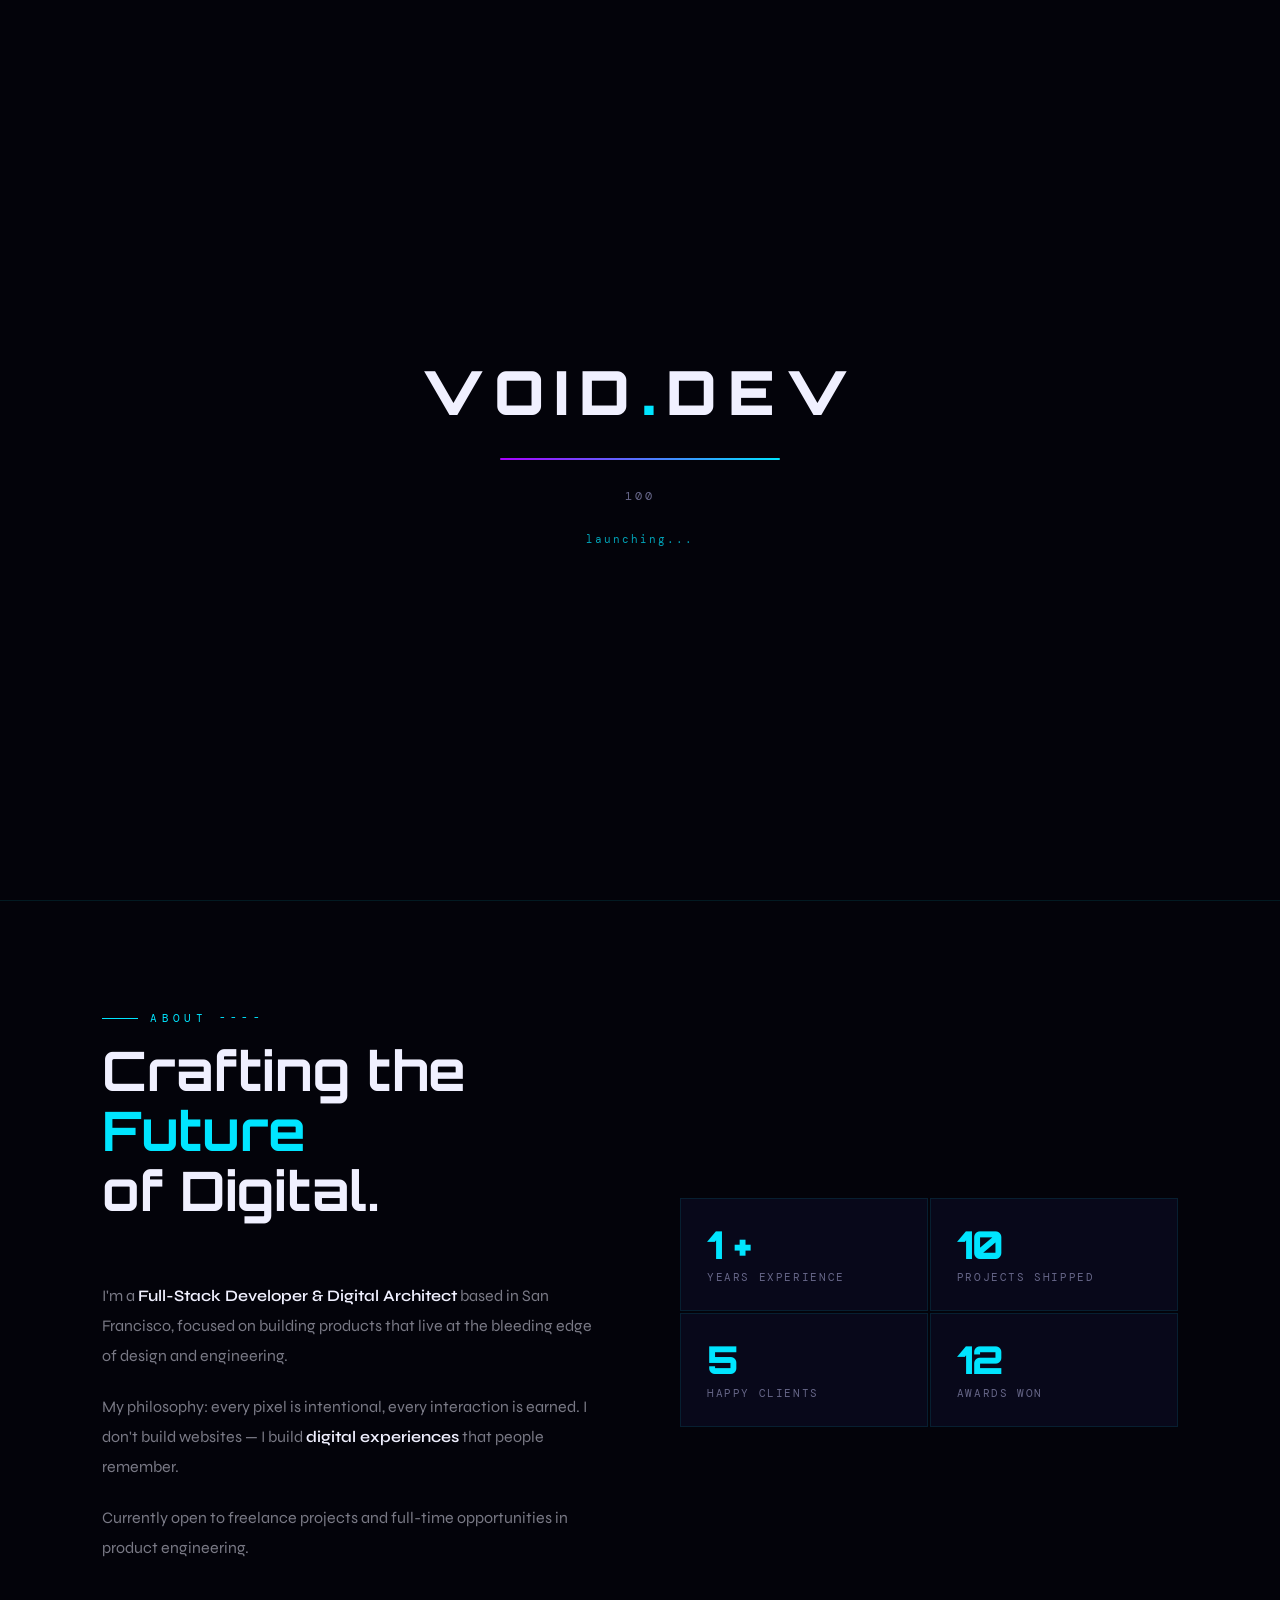
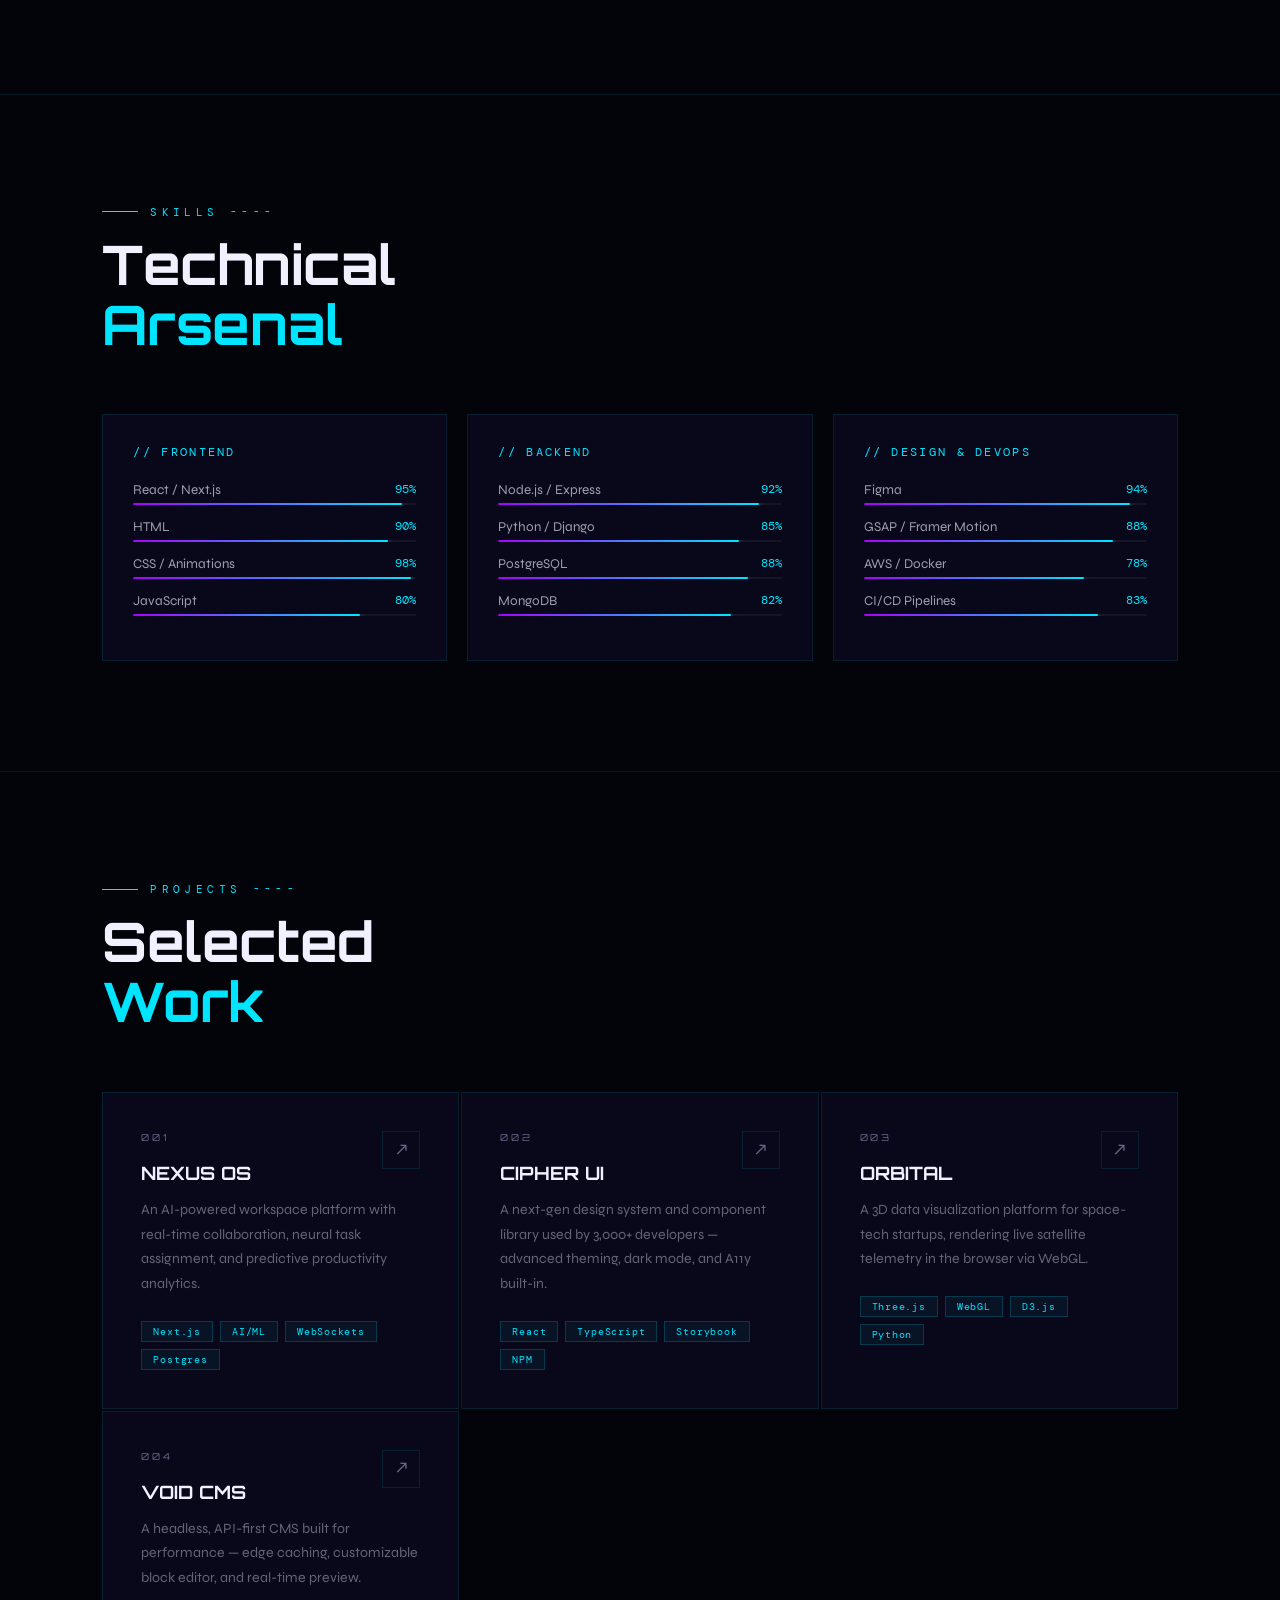
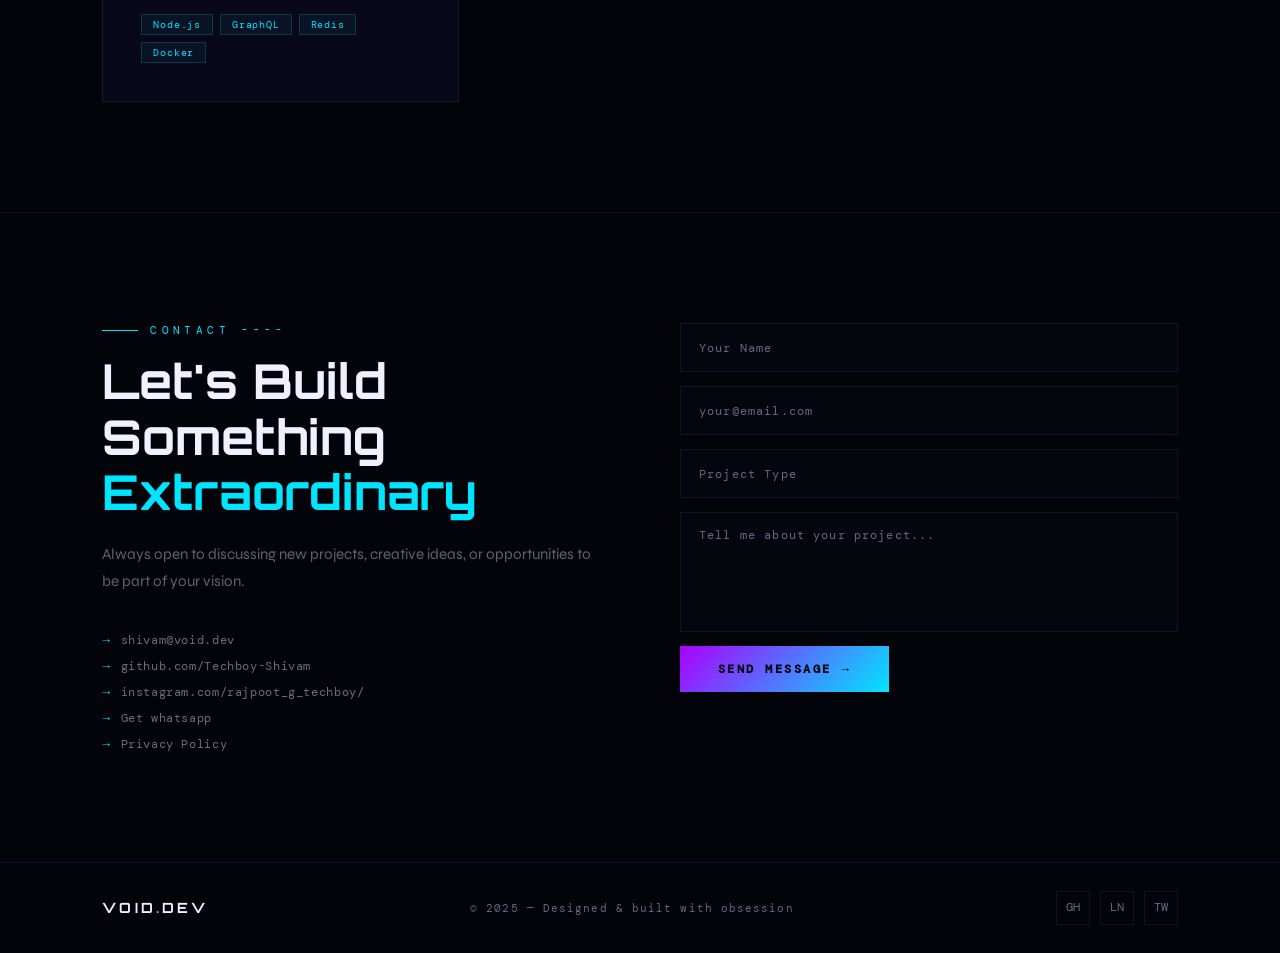
<file: index.html>
<!DOCTYPE html>
<html lang="en">
<head>
  <meta charset="UTF-8" />
  <meta name="viewport" content="width=device-width, initial-scale=1.0" />
  <title>VOID.DEV — Full Stack Developer</title>
  <link href="https://fonts.googleapis.com/css2?family=Orbitron:wght@400;600;700;900&family=Syne:wght@300;400;500;600;700&family=DM+Mono:ital,wght@0,300;0,400;1,300&display=swap" rel="stylesheet">
  <link
    href="https://fonts.googleapis.com/css2?family=Orbitron:wght@400;600;700;900&family=Syne:wght@300;400;500;600;700&family=DM+Mono:ital,wght@0,300;0,400;1,300&display=swap"
    rel="stylesheet"
  />

  <!-- Stylesheet -->
  <link rel="stylesheet" href="styles.css" />
</head>
<body>

  <div class="noise"></div>
  <div class="c-dot"  id="cDot"></div>
  <div class="c-ring" id="cRing"></div>
  <div class="c-glow" id="cGlow"></div>

  <!-- ═══ LOADER ═══════════════════════════════ -->
  <div id="loader">
    <div class="ld-logo">VOID<em>.</em>DEV</div>
    <div class="ld-wrap"><div class="ld-bar" id="ldBar"></div></div>
    <div class="ld-num" id="ldNum">000</div>
    <div class="ld-status" id="ldSt">initializing systems...</div>
  </div>

  <!-- Grid bg canvas -->
  <canvas id="bg-canvas"></canvas>

  <!-- ═══ NAV ═══════════════════════════════════ -->
  <nav id="main-nav">
    <a href="#" class="nav-logo">VOID<em>.</em>DEV</a>
    <ul class="nav-links">
      <li><a href="#about">About</a></li>
      <li><a href="#skills">Skills</a></li>
      <li><a href="#projects">Projects</a></li>
      <li><a href="#contact">Contact</a></li>
    </ul>
  </nav>

  <!-- ═══ HERO ══════════════════════════════════ -->
  <section id="hero">
    <div class="hero-left">
      <div class="hero-tag" id="hTag"><div class="dot"></div> Available for Work — 2025</div>
      <h1 class="hero-name" id="hName">SHIVAM<br>SINGH</h1>
      <p class="hero-role" id="hRole">
        <span class="typed" id="typedTxt"></span><span class="blink"></span>
      </p>
      <p class="hero-desc" id="hDesc">
        Crafting digital experiences at the intersection of design and engineering. Building products that push the limits of what's possible on the web.
      </p>
      <div class="hero-cta" id="hCta">
        <a href="#projects" class="btn-p">View My Work</a>
        <a href="#contact"  class="btn-s">Get In Touch</a>
      </div>
    </div>

    <div class="hero-right" id="hOrb">
      <canvas id="orb-canvas"></canvas>
    </div>

    <div class="scroll-hint">
      <span>scroll</span>
      <div class="sline"></div>
    </div>
  </section>

  <!-- ═══ ABOUT ═════════════════════════════════ -->
  <section id="about">
    <div class="sec-label rev">About ----</div>
    <div class="about-grid">
      <div>
        <h2 class="sec-title rev">Crafting the<br><span class="accent">Future</span><br>of Digital.</h2>
        <div class="about-txt rev">
          <p>I'm a <span class="hi">Full-Stack Developer &amp; Digital Architect</span> based in San Francisco, focused on building products that live at the bleeding edge of design and engineering.</p>
          <p>My philosophy: every pixel is intentional, every interaction is earned. I don't build websites — I build <span class="hi">digital experiences</span> that people remember.</p>
          <p>Currently open to freelance projects and full-time opportunities in product engineering.</p>
        </div>
      </div>
      <div class="stats rev">
        <div class="sc"><div class="sc-num">1 +</div><div class="sc-lbl">Years Experience</div></div>
        <div class="sc"><div class="sc-num">10</div><div class="sc-lbl">Projects Shipped</div></div>
        <div class="sc"><div class="sc-num">5</div><div class="sc-lbl">Happy Clients</div></div>
        <div class="sc"><div class="sc-num">12</div><div class="sc-lbl">Awards Won</div></div>
      </div>
    </div>
  </section>

  <!-- ═══ SKILLS ════════════════════════════════ -->
  <section id="skills">
    <div class="sec-label rev">Skills ----</div>
    <h2 class="sec-title rev">Technical<br><span class="accent">Arsenal</span></h2>
    <div class="skills-grid">

      <div class="sk-cat rev">
        <div class="sk-cat-title">// Frontend</div>
        <div class="sk-item"><div class="sk-info"><span class="sk-name">React / Next.js</span><span class="sk-pct">95%</span></div><div class="sk-bar"><div class="sk-fill" data-w="95"></div></div></div>
        <div class="sk-item"><div class="sk-info"><span class="sk-name">HTML</span><span class="sk-pct">90%</span></div><div class="sk-bar"><div class="sk-fill" data-w="90"></div></div></div>
        <div class="sk-item"><div class="sk-info"><span class="sk-name">CSS / Animations</span><span class="sk-pct">98%</span></div><div class="sk-bar"><div class="sk-fill" data-w="98"></div></div></div>
        <div class="sk-item"><div class="sk-info"><span class="sk-name">JavaScript</span><span class="sk-pct">80%</span></div><div class="sk-bar"><div class="sk-fill" data-w="80"></div></div></div>
      </div>

      <div class="sk-cat rev">
        <div class="sk-cat-title">// Backend</div>
        <div class="sk-item"><div class="sk-info"><span class="sk-name">Node.js / Express</span><span class="sk-pct">92%</span></div><div class="sk-bar"><div class="sk-fill" data-w="92"></div></div></div>
        <div class="sk-item"><div class="sk-info"><span class="sk-name">Python / Django</span><span class="sk-pct">85%</span></div><div class="sk-bar"><div class="sk-fill" data-w="85"></div></div></div>
        <div class="sk-item"><div class="sk-info"><span class="sk-name">PostgreSQL</span><span class="sk-pct">88%</span></div><div class="sk-bar"><div class="sk-fill" data-w="88"></div></div></div>
        <div class="sk-item"><div class="sk-info"><span class="sk-name">MongoDB</span><span class="sk-pct">82%</span></div><div class="sk-bar"><div class="sk-fill" data-w="82"></div></div></div>
      </div>

      <div class="sk-cat rev">
        <div class="sk-cat-title">// Design & DevOps</div>
        <div class="sk-item"><div class="sk-info"><span class="sk-name">Figma</span><span class="sk-pct">94%</span></div><div class="sk-bar"><div class="sk-fill" data-w="94"></div></div></div>
        <div class="sk-item"><div class="sk-info"><span class="sk-name">GSAP / Framer Motion</span><span class="sk-pct">88%</span></div><div class="sk-bar"><div class="sk-fill" data-w="88"></div></div></div>
        <div class="sk-item"><div class="sk-info"><span class="sk-name">AWS / Docker</span><span class="sk-pct">78%</span></div><div class="sk-bar"><div class="sk-fill" data-w="78"></div></div></div>
        <div class="sk-item"><div class="sk-info"><span class="sk-name">CI/CD Pipelines</span><span class="sk-pct">83%</span></div><div class="sk-bar"><div class="sk-fill" data-w="83"></div></div></div>
      </div>

    </div>
  </section>

  <!-- ═══ PROJECTS ══════════════════════════════ -->
  <section id="projects">
    <div class="sec-label rev">Projects ----</div>
    <h2 class="sec-title rev">Selected<br><span class="accent">Work</span></h2>
    <div class="proj-grid">

      <div class="proj-card rev">
        <div class="proj-num">001</div>
        <div class="proj-arrow">↗</div>
        <h3 class="proj-title">NEXUS OS</h3>
        <p class="proj-desc">An AI-powered workspace platform with real-time collaboration, neural task assignment, and predictive productivity analytics.</p>
        <div class="tags"><span class="tag">Next.js</span><span class="tag">AI/ML</span><span class="tag">WebSockets</span><span class="tag">Postgres</span></div>
      </div>

      <div class="proj-card rev">
        <div class="proj-num">002</div>
        <div class="proj-arrow">↗</div>
        <h3 class="proj-title">CIPHER UI</h3>
        <p class="proj-desc">A next-gen design system and component library used by 3,000+ developers — advanced theming, dark mode, and A11y built-in.</p>
        <div class="tags"><span class="tag">React</span><span class="tag">TypeScript</span><span class="tag">Storybook</span><span class="tag">NPM</span></div>
      </div>

      <div class="proj-card rev">
        <div class="proj-num">003</div>
        <div class="proj-arrow">↗</div>
        <h3 class="proj-title">ORBITAL</h3>
        <p class="proj-desc">A 3D data visualization platform for space-tech startups, rendering live satellite telemetry in the browser via WebGL.</p>
        <div class="tags"><span class="tag">Three.js</span><span class="tag">WebGL</span><span class="tag">D3.js</span><span class="tag">Python</span></div>
      </div>

      <div class="proj-card rev">
        <div class="proj-num">004</div>
        <div class="proj-arrow">↗</div>
        <h3 class="proj-title">VOID CMS</h3>
        <p class="proj-desc">A headless, API-first CMS built for performance — edge caching, customizable block editor, and real-time preview.</p>
        <div class="tags"><span class="tag">Node.js</span><span class="tag">GraphQL</span><span class="tag">Redis</span><span class="tag">Docker</span></div>
      </div>

    </div>
  </section>

  <!-- ═══ CONTACT ═══════════════════════════════ -->
  <section id="contact">
    <div class="contact-wrap">
      <div>
        <div class="sec-label rev">Contact ----</div>
        <h2 class="ct-head rev">Let's Build<br>Something<br><span class="accent">Extraordinary</span></h2>
        <p class="ct-sub rev">Always open to discussing new projects, creative ideas, or opportunities to be part of your vision.</p>
        <div class="ct-links rev">
          <a href="2tempmail0@gmail.com" class="ct-link"><em>→</em> shivam@void.dev</a>
          <a href="https://github.com/Techboy-Shivam" class="ct-link"><em>→</em> github.com/Techboy-Shivam</a>
          <a href="https://www.instagram.com/rajpoot_g_techboy" class="ct-link"><em>→</em> instagram.com/rajpoot_g_techboy/</a>
          <a href="https://wa.me/9795596746" class="ct-link"><em>→</em>Get whatsapp</a>
          <a href="privacypolicy.html" class="ct-link"><em>→</em> Privacy Policy</a>
         

        </div>
      </div>
      <div class="cf rev">
        <input  type="text"  placeholder="Your Name" />
        <input  type="email" placeholder="your@email.com" />
        <input  type="text"  placeholder="Project Type" />
        <textarea placeholder="Tell me about your project..."></textarea>
        <button class="btn-sub">Send Message →</button>
      </div>
    </div>
  </section>

  <!-- ═══ FOOTER ════════════════════════════════ -->
  <footer>
    <div class="f-logo">VOID<em>.</em>DEV</div>
    <div class="f-copy">© 2025 — Designed &amp; built with obsession</div>
    <div class="f-socials">
      <a href="#" class="f-soc">GH</a>
      <a href="#" class="f-soc">LN</a>
      <a href="#" class="f-soc">TW</a>
    </div>
  </footer>

<script src="script.js"></script>
</body>
</html>
</file>
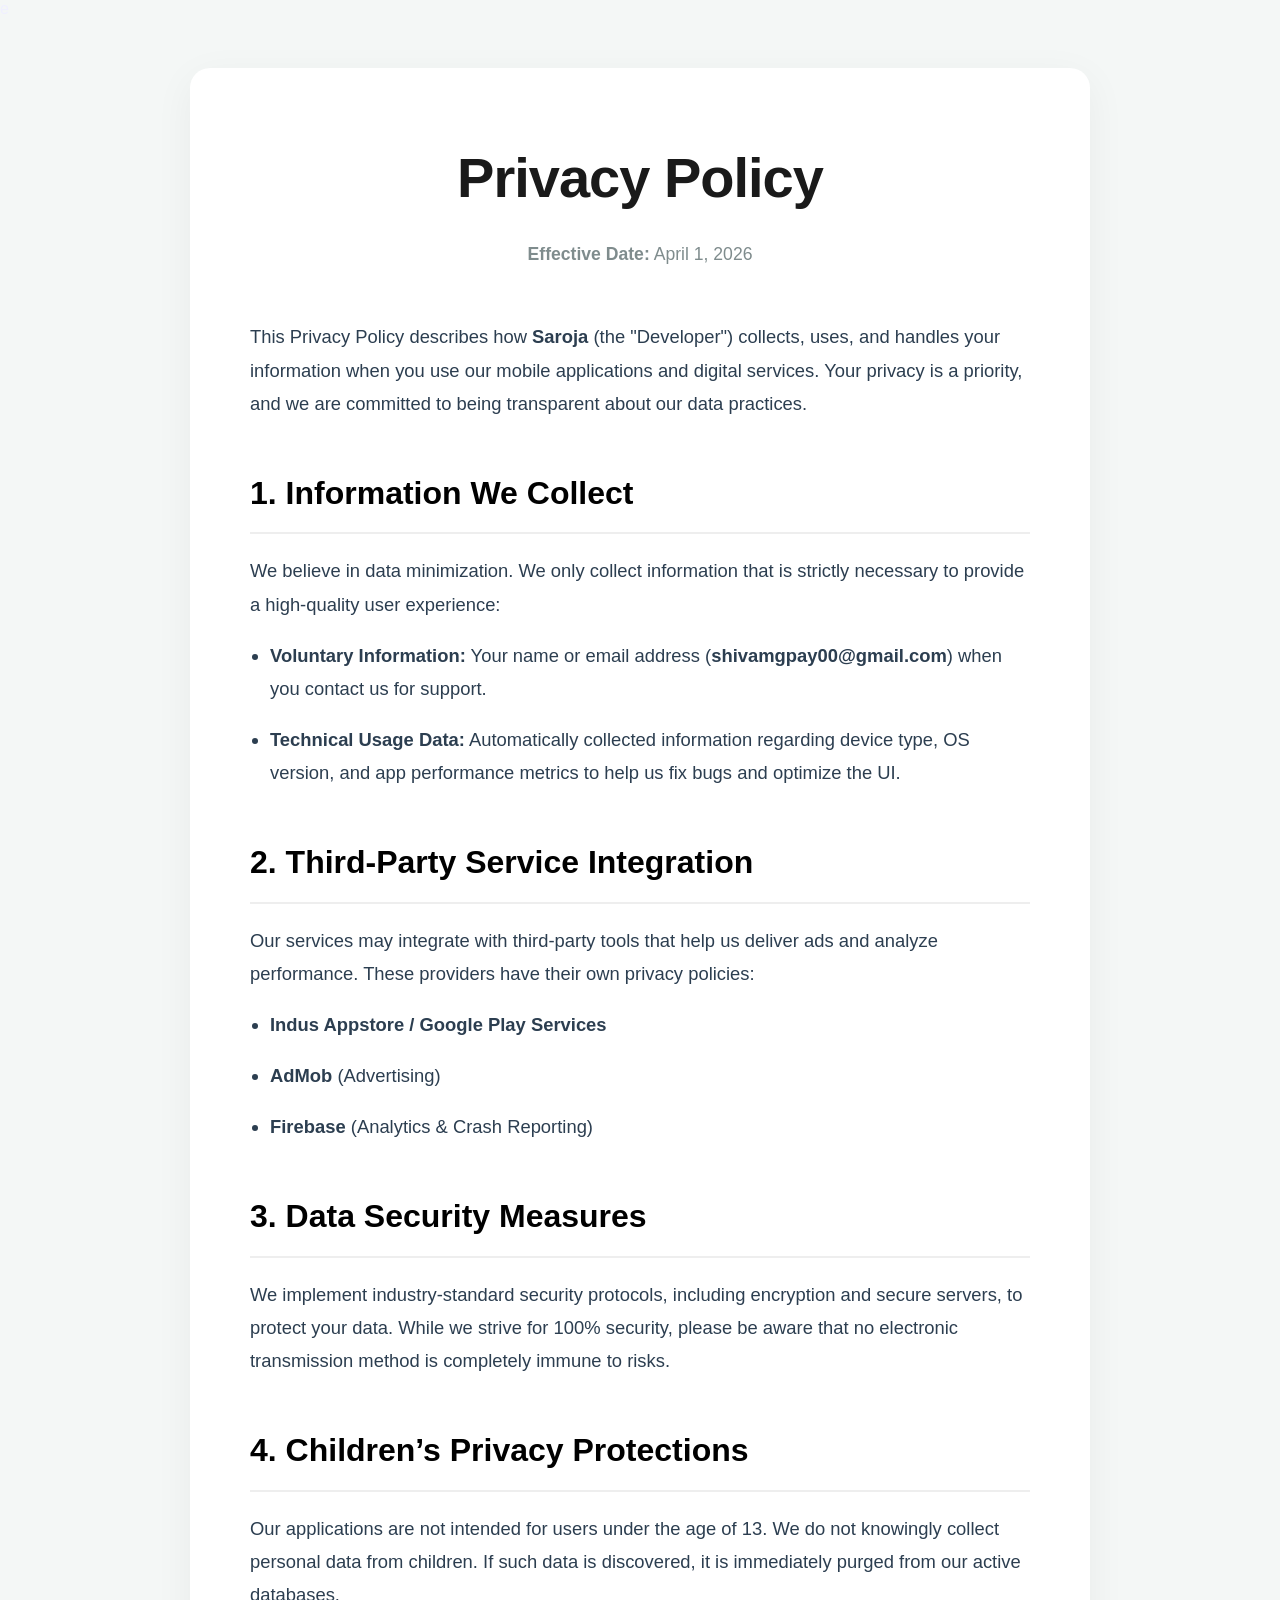
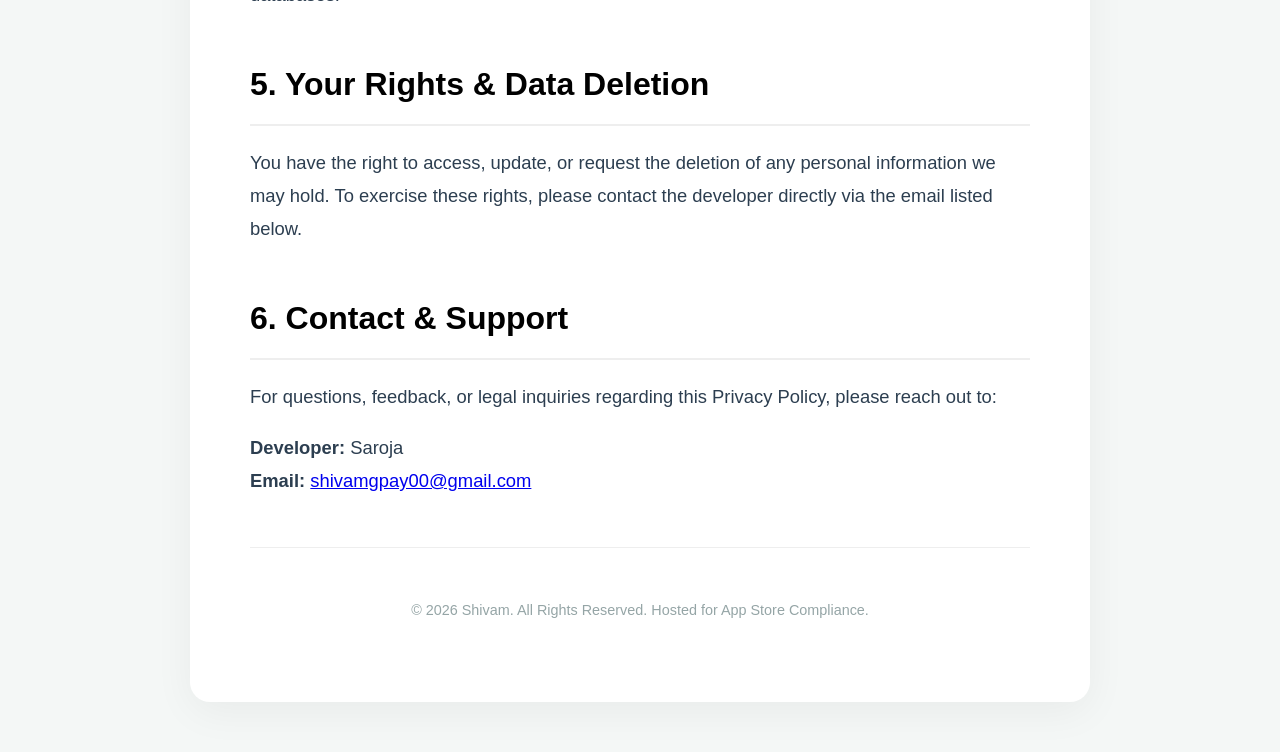
<file: privacypolicy.html>
e<!DOCTYPE html>
<html lang="en">
<head>
    <meta charset="UTF-8">
    <meta name="viewport" content="width=device-width, initial-scale=1.0">
    <title>Privacy Policy </title>
    <link rel="stylesheet" href="styles.css"> 
    <style>
        /* Modern, High-End Layout */
        body {
            background-color: #f4f7f6; /* Change this to your cosmic background if preferred */
            margin: 0;
            padding: 0;
            cursor: default; /* or 'auto' */
        }
        /* Make cursor visible on interactive elements */
a, button, input, select, textarea {
    cursor: pointer;
}

.back-btn {
    cursor: pointer;
}

.back-btn:hover {
    cursor: pointer;
}

        .policy-container {
            max-width: 900px;
            margin: 50px auto;
            padding: 60px;
            line-height: 1.8;
            color: #2c3e50;
            background: #ffffff;
            border-radius: 20px;
            box-shadow: 0 10px 40px rgba(0, 0, 0, 0.05);
        }

        
        /* Title: Centered, Bold, and Large */
        .policy-container h1 { 
            font-size: 3.5rem; 
            font-weight: 800;
            text-align: center; 
            margin-bottom: 10px; 
            color: #1a1a1a;
            letter-spacing: -1px;
        }

        /* Section Headings: Big and Bold */
        .policy-container h2 { 
            font-size: 2rem; 
            font-weight: 700;
            margin-top: 45px; 
            color: #000000; 
            border-bottom: 2px solid #eee; 
            padding-bottom: 10px;
            margin-bottom: 20px;
        }

        .last-updated { 
            text-align: center;
            font-size: 1.1rem;
            color: #7f8c8d; 
            margin-bottom: 50px; 
            display: block;
        }

        .policy-container p, .policy-container li { 
            font-size: 1.15rem;
            margin-bottom: 18px; 
        }

        .back-btn {
            display: inline-block;
            margin-bottom: 30px;
            text-decoration: none;
            color: #007bff;
            font-weight: 600;
            font-size: 1.1rem;
        }

        .back-btn:hover { text-decoration: underline; }

        ul { padding-left: 20px; }
        
        hr { border: 0; border-top: 1px solid #eee; margin: 50px 0; }

        /* Responsive adjustments */
        @media (max-width: 768px) {
            .policy-container { padding: 30px; margin: 20px; }
            .policy-container h1 { font-size: 2.5rem; }
            .policy-container h2 { font-size: 1.6rem; }
        }
    </style>
</head>
<body>
    <div class="policy-container">
        
        <h1>Privacy Policy</h1>
        <span class="last-updated"><strong>Effective Date:</strong> April 1, 2026</span>

        <p>This Privacy Policy describes how <strong>Saroja</strong> (the "Developer") collects, uses, and handles your information when you use our mobile applications and digital services. Your privacy is a priority, and we are committed to being transparent about our data practices.</p>

        <h2>1. Information We Collect</h2>
        <p>We believe in data minimization. We only collect information that is strictly necessary to provide a high-quality user experience:</p>
        <ul>
            <li><strong>Voluntary Information:</strong> Your name or email address (<strong>shivamgpay00@gmail.com</strong>) when you contact us for support.</li>
            <li><strong>Technical Usage Data:</strong> Automatically collected information regarding device type, OS version, and app performance metrics to help us fix bugs and optimize the UI.</li>
        </ul>

        <h2>2. Third-Party Service Integration</h2>
        <p>Our services may integrate with third-party tools that help us deliver ads and analyze performance. These providers have their own privacy policies:</p>
        <ul>
            <li><strong>Indus Appstore / Google Play Services</strong></li>
            <li><strong>AdMob</strong> (Advertising)</li>
            <li><strong>Firebase</strong> (Analytics & Crash Reporting)</li>
        </ul>

        <h2>3. Data Security Measures</h2>
        <p>We implement industry-standard security protocols, including encryption and secure servers, to protect your data. While we strive for 100% security, please be aware that no electronic transmission method is completely immune to risks.</p>

        <h2>4. Children’s Privacy Protections</h2>
        <p>Our applications are not intended for users under the age of 13. We do not knowingly collect personal data from children. If such data is discovered, it is immediately purged from our active databases.</p>

        <h2>5. Your Rights & Data Deletion</h2>
        <p>You have the right to access, update, or request the deletion of any personal information we may hold. To exercise these rights, please contact the developer directly via the email listed below.</p>

        <h2>6. Contact & Support</h2>
        <p>For questions, feedback, or legal inquiries regarding this Privacy Policy, please reach out to:</p>
        <p><strong>Developer:</strong> Saroja<br>
           <strong>Email:</strong> <a href="mailto:shivamgpay00@gmail.com">shivamgpay00@gmail.com</a></p>

        <hr>
        <p style="font-size: 0.9rem; color: #95a5a6; text-align: center;">
            &copy; 2026 Shivam. All Rights Reserved. Hosted for App Store Compliance.
        </p>
    </div>
</body>
</html>
</file>
<file: styles.css>
/* =====================================================
   VOID.DEV — Portfolio Stylesheet
   Sections:
     01. CSS Variables (Design Tokens)
     02. Reset & Base
     03. Custom Cursor
     04. Loading Screen
     05. Noise Overlay
     06. Background Canvas
     07. Navigation
     08. Section Base
     09. Scroll Reveal Animations
     10. Hero Section
     11. About Section
     12. Skills Section
     13. Projects Section
     14. Contact Section
     15. Footer
     16. Responsive Breakpoints
===================================================== */



/* ─────────────────────────────────────────────────
   01. CSS VARIABLES — Design Tokens
───────────────────────────────────────────────── */
:root {
  --bg:     #03030a;
  --bg2:    #06060f;
  --cyan:   #00e5ff;
  --purple: #aa00ff;
  --pink:   #ff006e;
  --white:  #f0f0ff;
  --muted:  #3a3a5c;
  --muted2: #666688;
  --card:   rgba(10, 10, 30, 0.85);
  --border: rgba(0, 229, 255, 0.1);
}


/* ─────────────────────────────────────────────────
   02. RESET & BASE
───────────────────────────────────────────────── */
*,
*::before,
*::after {
  margin: 0;
  padding: 0;
  box-sizing: border-box;
}

html {
  scroll-behavior: smooth;
}

body {
  background: var(--bg);
  color: var(--white);
  font-family: 'Syne', sans-serif;
  overflow-x: hidden;
  cursor: none;
}


/* ─────────────────────────────────────────────────
   03. CUSTOM CURSOR
───────────────────────────────────────────────── */
.c-dot {
  width: 6px;
  height: 6px;
  background: var(--cyan);
  border-radius: 50%;
  position: fixed;
  top: 0;
  left: 0;
  pointer-events: none;
  z-index: 9999;
  transform: translate(-50%, -50%);
  transition: width 0.2s, height 0.2s, background 0.2s;
}

.c-ring {
  width: 36px;
  height: 36px;
  border: 1.5px solid rgba(0, 229, 255, 0.55);
  border-radius: 50%;
  position: fixed;
  top: 0;
  left: 0;
  pointer-events: none;
  z-index: 9998;
  transform: translate(-50%, -50%);
}

.c-glow {
  width: 180px;
  height: 180px;
  background: radial-gradient(circle, rgba(0, 229, 255, 0.055) 0%, transparent 70%);
  border-radius: 50%;
  position: fixed;
  top: 0;
  left: 0;
  pointer-events: none;
  z-index: 9997;
  transform: translate(-50%, -50%);
}

/* Hover state — expands and shifts to purple */
body.hov .c-dot  { width: 10px; height: 10px; background: var(--purple); }
body.hov .c-ring { width: 60px; height: 60px; border-color: rgba(170, 0, 255, 0.5); }


/* ─────────────────────────────────────────────────
   04. LOADING SCREEN
───────────────────────────────────────────────── */
#loader {
  position: fixed;
  inset: 0;
  background: var(--bg);
  z-index: 10000;
  display: flex;
  flex-direction: column;
  align-items: center;
  justify-content: center;
  gap: 28px;
}

.ld-logo {
  font-family: 'Orbitron', monospace;
  font-size: clamp(2rem, 6vw, 3.8rem);
  font-weight: 900;
  letter-spacing: 0.18em;
}

.ld-logo em {
  font-style: normal;
  color: var(--cyan);
}

.ld-wrap {
  width: 280px;
  height: 2px;
  background: rgba(255, 255, 255, 0.06);
  border-radius: 2px;
  overflow: hidden;
}

.ld-bar {
  height: 100%;
  width: 0%;
  background: linear-gradient(90deg, var(--purple), var(--cyan));
  box-shadow: 0 0 14px var(--cyan);
  transition: width 0.05s linear;
}

.ld-num {
  font-family: 'DM Mono', monospace;
  font-size: 0.78rem;
  color: var(--muted2);
  letter-spacing: 0.25em;
}

.ld-status {
  font-family: 'DM Mono', monospace;
  font-size: 0.68rem;
  color: var(--cyan);
  letter-spacing: 0.18em;
  opacity: 0.7;
}


/* ─────────────────────────────────────────────────
   05. NOISE OVERLAY
───────────────────────────────────────────────── */
.noise {
  position: fixed;
  inset: 0;
  z-index: 9996;
  pointer-events: none;
  opacity: 0.022;
  background-image: url("data:image/svg+xml,%3Csvg viewBox='0 0 512 512' xmlns='http://www.w3.org/2000/svg'%3E%3Cfilter id='n'%3E%3CfeTurbulence type='fractalNoise' baseFrequency='.9' numOctaves='4' stitchTiles='stitch'/%3E%3C/filter%3E%3Crect width='100%25' height='100%25' filter='url(%23n)'/%3E%3C/svg%3E");
}


/* ─────────────────────────────────────────────────
   06. BACKGROUND CANVAS (Grid)
───────────────────────────────────────────────── */
#bg-canvas {
  position: fixed;
  inset: 0;
  z-index: 0;
  opacity: 0.4;
}


/* ─────────────────────────────────────────────────
   07. NAVIGATION
───────────────────────────────────────────────── */
nav {
  position: fixed;
  top: 0;
  width: 100%;
  z-index: 1000;
  padding: 18px 6%;
  display: flex;
  align-items: center;
  justify-content: space-between;
  backdrop-filter: blur(22px);
  background: rgba(3, 3, 10, 0.55);
  border-bottom: 1px solid var(--border);
  transform: translateY(-100%);
  transition: transform 0.9s cubic-bezier(0.16, 1, 0.3, 1);
}

nav.show {
  transform: translateY(0);
}

.nav-logo {
  font-family: 'Orbitron', monospace;
  font-size: 1rem;
  font-weight: 700;
  letter-spacing: 0.22em;
  color: var(--white);
  text-decoration: none;
}

.nav-logo em {
  font-style: normal;
  color: var(--cyan);
}

.nav-links {
  display: flex;
  gap: 32px;
  list-style: none;
}

.nav-links a {
  font-family: 'DM Mono', monospace;
  font-size: 0.72rem;
  color: var(--muted2);
  text-decoration: none;
  letter-spacing: 0.15em;
  text-transform: uppercase;
  transition: color 0.3s;
  position: relative;
}

.nav-links a::after {
  content: '';
  position: absolute;
  bottom: -4px;
  left: 0;
  width: 0;
  height: 1px;
  background: var(--cyan);
  transition: width 0.3s;
}

.nav-links a:hover           { color: var(--cyan); }
.nav-links a:hover::after    { width: 100%; }


/* ─────────────────────────────────────────────────
   08. SECTION BASE
───────────────────────────────────────────────── */
section {
  position: relative;
  z-index: 1;
  padding: 110px 8%;
}
  /*
 Remove hua hai

  position: relative;
  z-index: 1;
  padding: 110px 8%;
}*/

.sec-label {
  font-family: 'DM Mono', monospace;
  font-size: 0.68rem;
  color: var(--cyan);
  letter-spacing: 0.4em;
  text-transform: uppercase;
  margin-bottom: 16px;
  display: flex;
  align-items: center;
  gap: 12px;
}

.sec-label::before {
  content: '';
  width: 36px;
  height: 1px;
  background: var(--cyan);
}

.sec-title {
  font-family: 'Orbitron', monospace;
  font-size: clamp(2rem, 4.5vw, 3.4rem);
  font-weight: 700;
  line-height: 1.1;
  margin-bottom: 60px;
}

.sec-title .accent { color: var(--cyan); }


/* ─────────────────────────────────────────────────
   09. SCROLL REVEAL ANIMATIONS
───────────────────────────────────────────────── */
.rev {
  opacity: 0;
  transform: translateY(48px);
  transition:
    opacity   0.9s cubic-bezier(0.16, 1, 0.3, 1),
    transform 0.9s cubic-bezier(0.16, 1, 0.3, 1);
}

.rev.on {
  opacity: 1;
  transform: translateY(0);
}

.rev-l {
  opacity: 0;
  transform: translateX(-56px);
  transition:
    opacity   0.9s cubic-bezier(0.16, 1, 0.3, 1),
    transform 0.9s cubic-bezier(0.16, 1, 0.3, 1);
}

.rev-l.on {
  opacity: 1;
  transform: translateX(0);
}


/* ─────────────────────────────────────────────────
   10. HERO SECTION
───────────────────────────────────────────────── */
#hero {
  min-height: 100vh;
  display: flex;
  align-items: center;
  padding: 0 8%;
  padding-top: 90px;
}

.hero-left {
  max-width: 760px;
  flex: 1;
}

/* Availability Tag */
.hero-tag {
  font-family: 'DM Mono', monospace;
  font-size: 0.72rem;
  color: var(--cyan);
  letter-spacing: 0.3em;
  text-transform: uppercase;
  margin-bottom: 22px;
  display: flex;
  align-items: center;
  gap: 10px;
  opacity: 0;
  transform: translateY(18px);
  transition: opacity 0.7s, transform 0.7s;
}

.hero-tag .dot {
  width: 6px;
  height: 6px;
  background: var(--cyan);
  border-radius: 50%;
  animation: pulse 2s infinite;
}

@keyframes pulse {
  0%,  100% { box-shadow: 0 0 0 0   rgba(0, 229, 255, 0.5); }
  50%        { box-shadow: 0 0 0 8px rgba(0, 229, 255, 0);   }
}

/* Name */
.hero-name {
  font-family: 'Orbitron', monospace;
  font-size: clamp(3.2rem, 9vw, 8rem);
  font-weight: 900;
  line-height: 0.92;
  letter-spacing: -0.02em;
  margin-bottom: 16px;
  background: linear-gradient(135deg, #fff 30%, var(--cyan) 100%);
  -webkit-background-clip: text;
  -webkit-text-fill-color: transparent;
  background-clip: text;
  opacity: 0;
  transform: translateY(40px);
  transition: opacity 1s 0.18s, transform 1s 0.18s cubic-bezier(0.16, 1, 0.3, 1);
}

/* Role Typewriter */
.hero-role {
  font-size: clamp(1rem, 2.4vw, 1.4rem);
  font-weight: 300;
  color: rgba(240, 240, 255, 0.42);
  margin-bottom: 30px;
  min-height: 2.2em;
  opacity: 0;
  transform: translateY(24px);
  transition: opacity 0.8s 0.38s, transform 0.8s 0.38s;
}

.hero-role .typed { color: var(--white); }

.blink {
  display: inline-block;
  width: 2px;
  height: 0.9em;
  background: var(--cyan);
  margin-left: 2px;
  animation: blk 0.75s infinite;
  vertical-align: middle;
}

@keyframes blk {
  0%,  100% { opacity: 1; }
  50%        { opacity: 0; }
}

/* Description */
.hero-desc {
  font-size: 0.98rem;
  color: rgba(240, 240, 255, 0.38);
  max-width: 460px;
  line-height: 1.85;
  margin-bottom: 44px;
  opacity: 0;
  transform: translateY(20px);
  transition: opacity 0.8s 0.5s, transform 0.8s 0.5s;
}

/* CTA Buttons */
.hero-cta {
  display: flex;
  gap: 14px;
  flex-wrap: wrap;
  opacity: 0;
  transform: translateY(18px);
  transition: opacity 0.8s 0.62s, transform 0.8s 0.62s;
}

/* Reveal trigger classes */
.hero-name.on,
.hero-tag.on,
.hero-role.on,
.hero-desc.on,
.hero-cta.on {
  opacity: 1;
  transform: none;
}

/* Primary Button */
.btn-p {
  padding: 13px 34px;
  background: transparent;
  border: 1px solid var(--cyan);
  color: var(--cyan);
  font-family: 'DM Mono', monospace;
  font-size: 0.76rem;
  letter-spacing: 0.15em;
  text-transform: uppercase;
  text-decoration: none;
  position: relative;
  overflow: hidden;
  transition: color 0.4s;
}

.btn-p::before {
  content: '';
  position: absolute;
  inset: 0;
  background: var(--cyan);
  transform: translateX(-101%);
  transition: transform 0.4s cubic-bezier(0.16, 1, 0.3, 1);
  z-index: -1;
}

.btn-p:hover           { color: var(--bg); }
.btn-p:hover::before   { transform: translateX(0); }

/* Secondary Button */
.btn-s {
  padding: 13px 34px;
  background: transparent;
  border: 1px solid var(--muted);
  color: var(--muted2);
  font-family: 'DM Mono', monospace;
  font-size: 0.76rem;
  letter-spacing: 0.15em;
  text-transform: uppercase;
  text-decoration: none;
  transition: border-color 0.3s, color 0.3s;
}

.btn-s:hover {
  border-color: rgba(240, 240, 255, 0.4);
  color: var(--white);
}

/* 3D Orb Container */

.hero-right {
  
  position: absolute;
  right: 6%;
  top: 50%;
  transform: translateY(-50%);
  width: clamp(220px, 32vw, 480px);
  aspect-ratio: 1;
  opacity: 0;
  transition: opacity 1.2s 0.8s; 
} 
  /* 

Remove Hua hhai

  position: fixed; // Stays in place while scrolling 
  inset: 0;       // Fills the whole screen 
  width: 100vw;
  height: 100vh;
  z-index: -1;    // Moves it behind your text 
  pointer-events: none; // Allows you to click buttons 'through' the orb 
  opacity: 0;
  transition: opacity 1.2s 0.8s;
  transform: none !important; // Remove the old centering transform 
}*/

.hero-right.on { opacity: 1; }

#orb-canvas {
   width: 100%;
  height: 100%; 
}
  /*

Remove hua hai

  width: 100% !important;
  height: 100% !important;
  display: block;
}*/

/* Scroll Indicator */
.scroll-hint  {
  position: absolute;
  bottom: 36px;
  left: 8%;
  display: flex;
  flex-direction: column;
  align-items: center;
  gap: 6px;
}

.scroll-hint span {
  font-family: 'DM Mono', monospace;
  font-size: 0.6rem;
  color: var(--muted);
  letter-spacing: 0.3em;
  text-transform: uppercase;
  writing-mode: vertical-rl;
}

.scroll-hint .sline {
  width: 1px;
  height: 56px;
  background: linear-gradient(180deg, var(--cyan), transparent);
  animation: slin 2s ease-in-out infinite;
}

@keyframes slin {
  0%,  100% { opacity: 0.25; transform: scaleY(0.25); transform-origin: top; }
  50%        { opacity: 1;    transform: scaleY(1);    }
}


/* ─────────────────────────────────────────────────
   11. ABOUT SECTION
───────────────────────────────────────────────── */
#about {
  border-top: 1px solid var(--border);
}

.about-grid {
  display: grid;
  grid-template-columns: 1fr 1fr;
  gap: 80px;
  align-items: center;
}

.about-txt {
  font-size: 1rem;
  line-height: 1.9;
  color: rgba(240, 240, 255, 0.5);
}

.about-txt p     { margin-bottom: 20px; }
.about-txt .hi   { color: var(--white); font-weight: 600; }

/* Stats Grid */
.stats {
  display: grid;
  grid-template-columns: 1fr 1fr;
  gap: 2px;
}

.sc {
  background: var(--card);
  border: 1px solid var(--border);
  padding: 26px;
  position: relative;
  overflow: hidden;
  transition: border-color 0.35s;
}

.sc::before {
  content: '';
  position: absolute;
  inset: 0;
  background: linear-gradient(135deg, rgba(0, 229, 255, 0.04), transparent);
  opacity: 0;
  transition: opacity 0.4s;
}

.sc:hover         { border-color: rgba(0, 229, 255, 0.28); }
.sc:hover::before { opacity: 1; }

.sc-num {
  font-family: 'Orbitron', monospace;
  font-size: 2.4rem;
  font-weight: 900;
  color: var(--cyan);
  line-height: 1;
  margin-bottom: 7px;
}

.sc-lbl {
  font-family: 'DM Mono', monospace;
  font-size: 0.67rem;
  color: var(--muted2);
  letter-spacing: 0.15em;
  text-transform: uppercase;
}


/* ─────────────────────────────────────────────────
   12. SKILLS SECTION
───────────────────────────────────────────────── */
#skills {
  border-top: 1px solid var(--border);
}

.skills-grid {
  display: grid;
  grid-template-columns: repeat(auto-fit, minmax(270px, 1fr));
  gap: 20px;
}

.sk-cat {
  background: var(--card);
  border: 1px solid var(--border);
  padding: 30px;
  position: relative;
  overflow: hidden;
}

/* Left accent line on hover */
.sk-cat::after {
  content: '';
  position: absolute;
  top: 0;
  left: 0;
  width: 3px;
  height: 0;
  background: linear-gradient(180deg, var(--cyan), var(--purple));
  transition: height 0.6s cubic-bezier(0.16, 1, 0.3, 1);
}

.sk-cat:hover::after { height: 100%; }

.sk-cat-title {
  font-family: 'DM Mono', monospace;
  font-size: 0.72rem;
  color: var(--cyan);
  letter-spacing: 0.2em;
  text-transform: uppercase;
  margin-bottom: 22px;
}

.sk-item { margin-bottom: 14px; }

.sk-info {
  display: flex;
  justify-content: space-between;
  margin-bottom: 5px;
}

.sk-name { font-size: 0.84rem;  color: rgba(240, 240, 255, 0.65); }
.sk-pct  { font-family: 'DM Mono', monospace; font-size: 0.72rem; color: var(--cyan); }

.sk-bar {
  height: 2px;
  background: rgba(255, 255, 255, 0.05);
  border-radius: 2px;
  overflow: hidden;
}

.sk-fill {
  height: 100%;
  width: 0;
  border-radius: 2px;
  background: linear-gradient(90deg, var(--purple), var(--cyan));
  box-shadow: 0 0 8px var(--cyan);
  transition: width 1.3s cubic-bezier(0.16, 1, 0.3, 1);
}


/* ─────────────────────────────────────────────────
   13. PROJECTS SECTION
───────────────────────────────────────────────── */
#projects {
  border-top: 1px solid var(--border);
}

.proj-grid {
  display: grid;
  grid-template-columns: repeat(auto-fit, minmax(330px, 1fr));
  gap: 2px;
}

.proj-card {
  background: var(--card);
  border: 1px solid var(--border);
  padding: 38px;
  position: relative;
  overflow: hidden;
  cursor: pointer;
  transition: border-color 0.35s;
}

.proj-card::before {
  content: '';
  position: absolute;
  inset: 0;
  background: linear-gradient(
    135deg,
    rgba(0, 229, 255, 0.04),
    rgba(170, 0, 255, 0.04)
  );
  opacity: 0;
  transition: opacity 0.4s;
}

.proj-card:hover         { border-color: rgba(0, 229, 255, 0.25); }
.proj-card:hover::before { opacity: 1; }

.proj-num {
  font-family: 'Orbitron', monospace;
  font-size: 0.6rem;
  color: var(--muted2);
  letter-spacing: 0.3em;
  margin-bottom: 18px;
}

.proj-arrow {
  position: absolute;
  top: 38px;
  right: 38px;
  width: 38px;
  height: 38px;
  border: 1px solid var(--border);
  display: flex;
  align-items: center;
  justify-content: center;
  color: var(--muted2);
  font-size: 1.1rem;
  transition: all 0.35s;
}

.proj-card:hover .proj-arrow {
  background: var(--cyan);
  border-color: var(--cyan);
  color: var(--bg);
  transform: rotate(45deg);
}

.proj-title {
  font-family: 'Orbitron', monospace;
  font-size: 1.15rem;
  font-weight: 700;
  margin-bottom: 14px;
  transition: color 0.3s;
}

.proj-card:hover .proj-title { color: var(--cyan); }

.proj-desc {
  font-size: 0.88rem;
  color: rgba(240, 240, 255, 0.4);
  line-height: 1.75;
  margin-bottom: 24px;
}

.tags {
  display: flex;
  flex-wrap: wrap;
  gap: 7px;
}

.tag {
  padding: 3px 11px;
  background: rgba(0, 229, 255, 0.05);
  border: 1px solid rgba(0, 229, 255, 0.18);
  font-family: 'DM Mono', monospace;
  font-size: 0.62rem;
  color: var(--cyan);
  letter-spacing: 0.08em;
}


/* ─────────────────────────────────────────────────
   14. CONTACT SECTION
───────────────────────────────────────────────── */
#contact {
  border-top: 1px solid var(--border);
}

.contact-wrap {
  display: grid;
  grid-template-columns: 1fr 1fr;
  gap: 80px;
  align-items: start;
}

.ct-head {
  font-family: 'Orbitron', monospace;
  font-size: clamp(1.9rem, 4vw, 3rem);
  font-weight: 700;
  line-height: 1.15;
  margin-bottom: 22px;
}

.ct-head .accent { color: var(--cyan); }

.ct-sub {
  color: rgba(240, 240, 255, 0.4);
  line-height: 1.8;
  margin-bottom: 36px;
  font-size: 0.95rem;
}

.ct-links {
  display: flex;
  flex-direction: column;
  gap: 10px;
}

.ct-link {
  display: flex;
  align-items: center;
  gap: 10px;
  font-family: 'DM Mono', monospace;
  font-size: 0.78rem;
  color: rgba(240, 240, 255, 0.45);
  text-decoration: none;
  letter-spacing: 0.05em;
  transition: color 0.3s;
}

.ct-link:hover { color: var(--cyan); }
.ct-link em    { font-style: normal; color: var(--cyan); }

/* Contact Form */
.cf {
  display: flex;
  flex-direction: column;
  gap: 14px;
}

.cf input,
.cf textarea {
  width: 100%;
  background: rgba(6, 6, 15, 0.85);
  border: 1px solid var(--border);
  padding: 15px 18px;
  font-family: 'Syne', sans-serif;
  font-size: 0.88rem;
  color: var(--white);
  outline: none;
  resize: none;
  transition: border-color 0.3s, box-shadow 0.3s;
}

.cf textarea { height: 120px; }

.cf input:focus,
.cf textarea:focus {
  border-color: rgba(0, 229, 255, 0.38);
  box-shadow: 0 0 20px rgba(0, 229, 255, 0.05);
}

.cf input::placeholder,
.cf textarea::placeholder {
  color: var(--muted2);
  font-family: 'DM Mono', monospace;
  font-size: 0.72rem;
  letter-spacing: 0.1em;
}

.btn-sub {
  padding: 15px 38px;
  background: linear-gradient(135deg, var(--purple), var(--cyan));
  border: none;
  color: var(--bg);
  font-family: 'DM Mono', monospace;
  font-size: 0.78rem;
  letter-spacing: 0.2em;
  text-transform: uppercase;
  font-weight: 700;
  cursor: pointer;
  align-self: flex-start;
  transition: transform 0.2s, box-shadow 0.3s;
}

.btn-sub:hover {
  transform: translateY(-2px);
  box-shadow: 0 10px 30px rgba(0, 229, 255, 0.2);
}


/* ─────────────────────────────────────────────────
   15. FOOTER
───────────────────────────────────────────────── */
footer {
  border-top: 1px solid var(--border);
  padding: 28px 8%;
  display: flex;
  align-items: center;
  justify-content: space-between;
  position: relative;
  z-index: 1;
  flex-wrap: wrap;
  gap: 16px;
}

.f-logo {
  font-family: 'Orbitron', monospace;
  font-size: 0.88rem;
  font-weight: 700;
  color: var(--white);
  letter-spacing: 0.22em;
}

.f-logo em { font-style: normal; color: var(--cyan); }

.f-copy {
  font-family: 'DM Mono', monospace;
  font-size: 0.68rem;
  color: var(--muted2);
  letter-spacing: 0.1em;
}

.f-socials {
  display: flex;
  gap: 10px;
}

.f-soc {
  width: 34px;
  height: 34px;
  border: 1px solid var(--border);
  display: flex;
  align-items: center;
  justify-content: center;
  color: var(--muted2);
  font-size: 0.72rem;
  text-decoration: none;
  font-family: 'DM Mono', monospace;
  transition: all 0.3s;
}

.f-soc:hover {
  border-color: var(--cyan);
  color: var(--cyan);
  background: rgba(0, 229, 255, 0.06);
}


/* ─────────────────────────────────────────────────
   16. RESPONSIVE BREAKPOINTS
───────────────────────────────────────────────── */
@media (max-width: 960px) {
  .about-grid,
  .contact-wrap  { grid-template-columns: 1fr; gap: 48px; }
  .hero-right    { display: none; }
}

@media (max-width: 640px) {
  section        { padding: 80px 5%; }
  .nav-links     { display: none; }
  .stats         { grid-template-columns: 1fr 1fr; }
}
</file>
